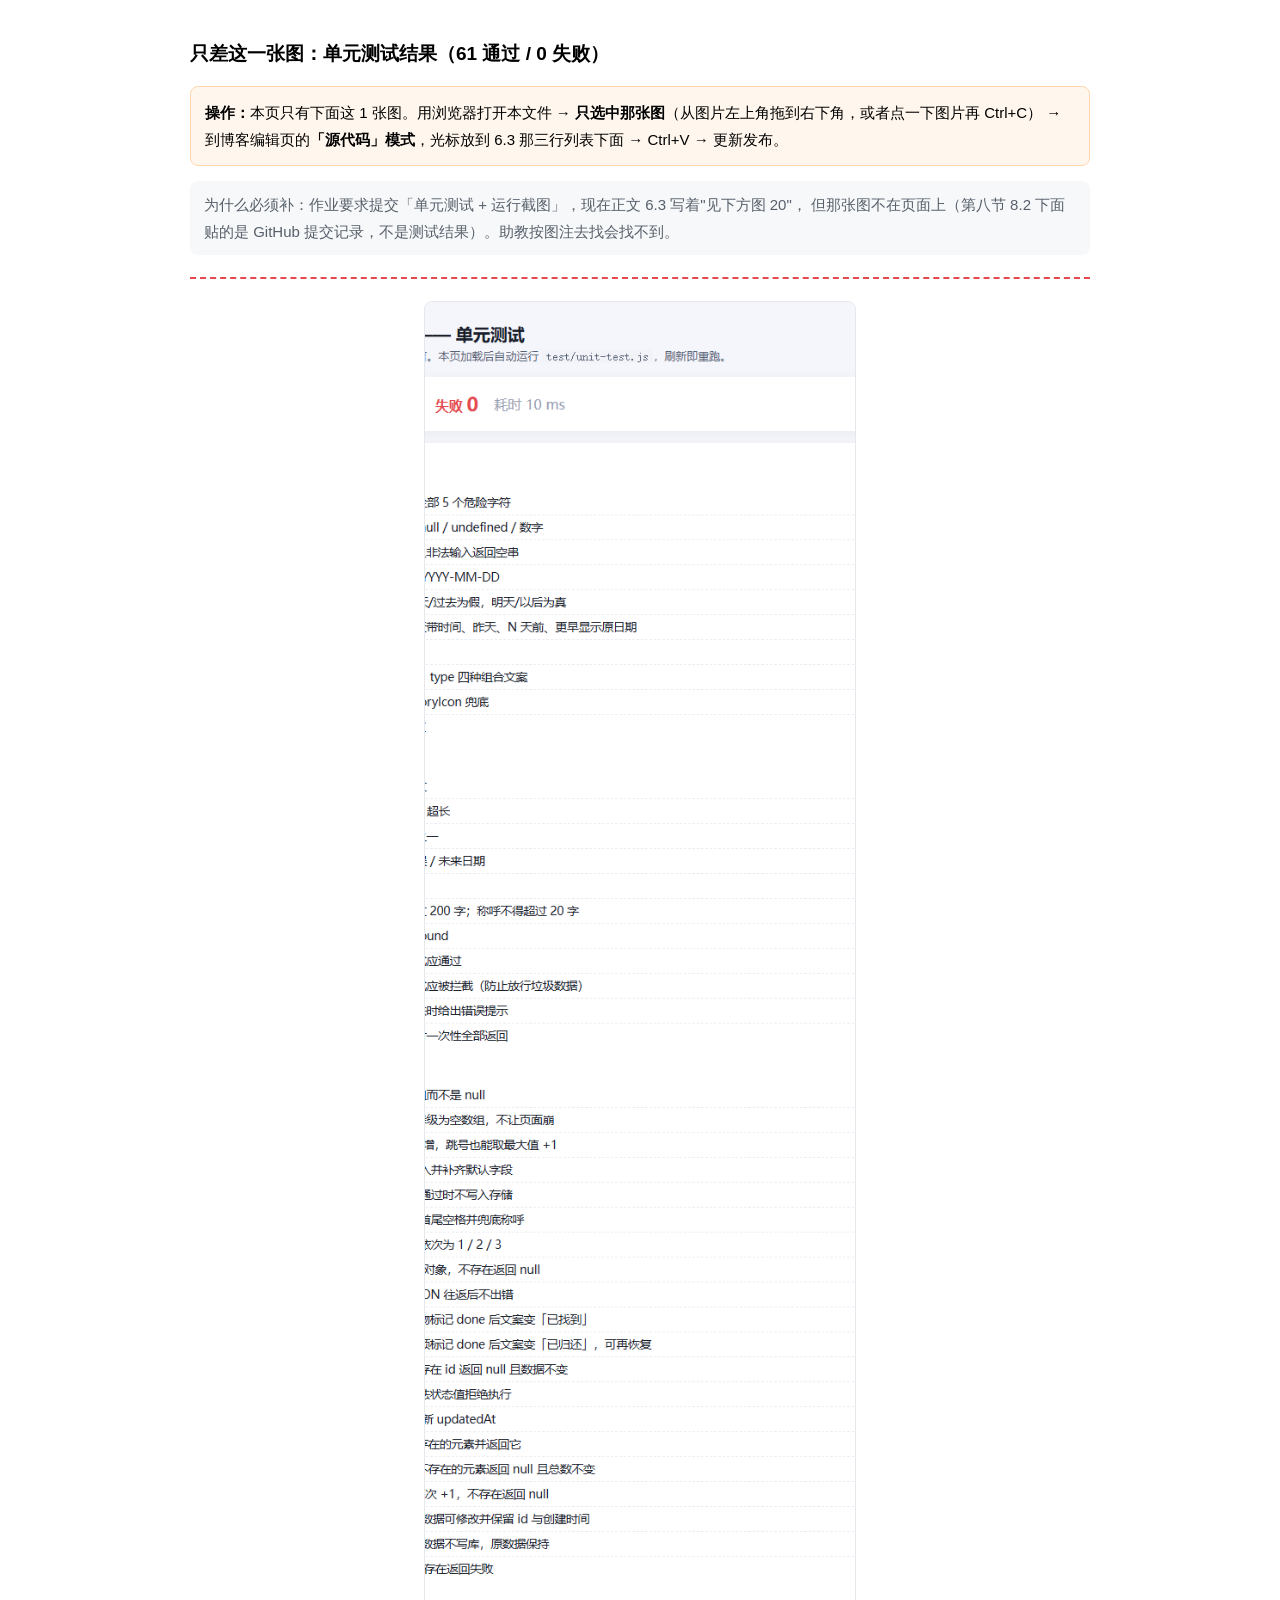
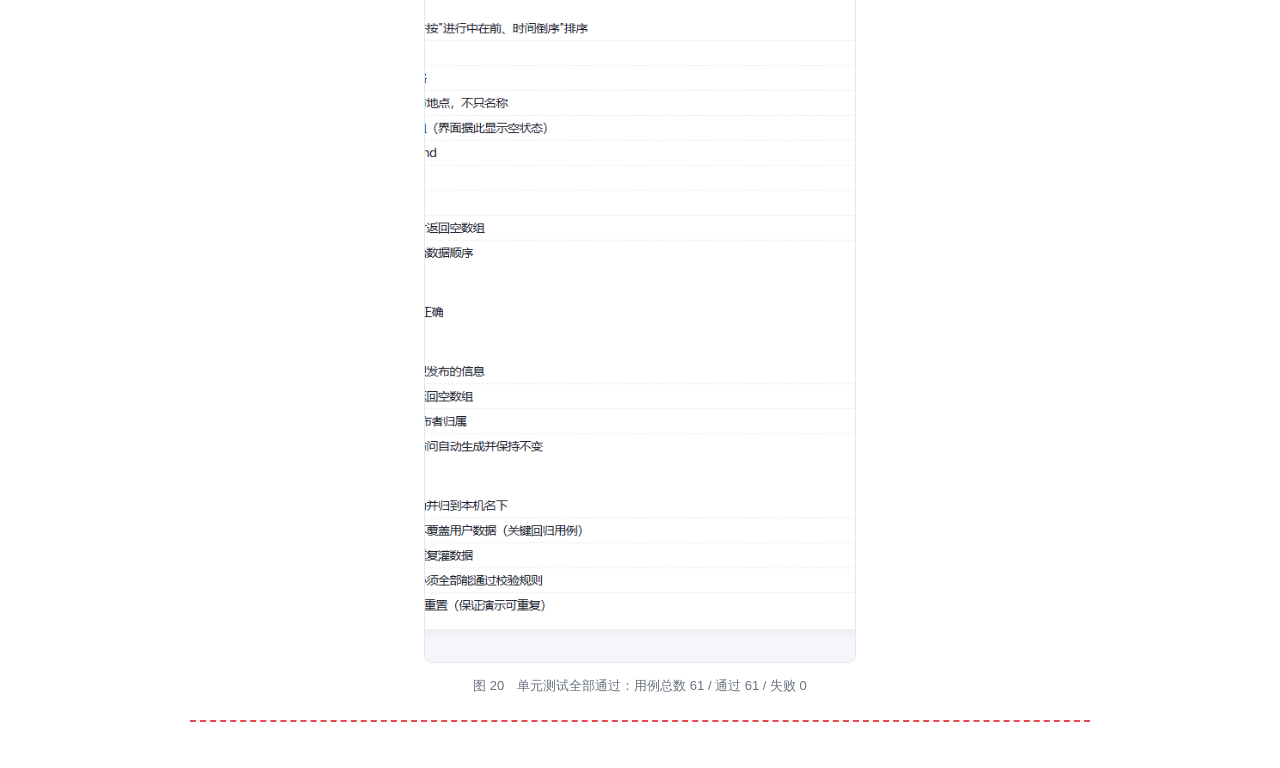
<file: docs/博客补丁（只差单元测试图）.html>
<!DOCTYPE html>
<html lang="zh-CN">
<head><meta charset="UTF-8"><title>只补这一张：单元测试 61 通过</title></head>
<body style="font-family:'Microsoft YaHei',Arial,sans-serif;font-size:15px;line-height:1.8;max-width:900px;margin:0 auto;padding:24px">

<h1 style="font-size:19px">只差这一张图：单元测试结果（61 通过 / 0 失败）</h1>

<p style="background:#fff7ed;border:1px solid #fed7aa;border-radius:8px;padding:12px 14px">
<strong>操作：</strong>本页只有下面这 1 张图。用浏览器打开本文件 → <strong>只选中那张图</strong>（从图片左上角拖到右下角，或者点一下图片再 Ctrl+C）
→ 到博客编辑页的<strong>「源代码」模式</strong>，光标放到 6.3 那三行列表下面 → Ctrl+V → 更新发布。
</p>

<p style="background:#f6f8fa;border-radius:8px;padding:10px 14px;color:#57606a">
为什么必须补：作业要求提交「单元测试 + 运行截图」，现在正文 6.3 写着"见下方图 20"，
但那张图不在页面上（第八节 8.2 下面贴的是 GitHub 提交记录，不是测试结果）。助教按图注去找会找不到。
</p>

<hr style="border:0;border-top:2px dashed #e5484d;margin:22px 0">

<p style="text-align:center;margin:16px 0">
<img src="[data-uri]" alt="unit-test-all-pass" style="max-width:430px;width:100%;border:1px solid #e5e7eb;border-radius:8px">
<br><span style="color:#6b7280;font-size:13px">图 20　单元测试全部通过：用例总数 61 / 通过 61 / 失败 0</span>
</p>

<hr style="border:0;border-top:2px dashed #e5484d;margin:22px 0">

</body>
</html>
</file>
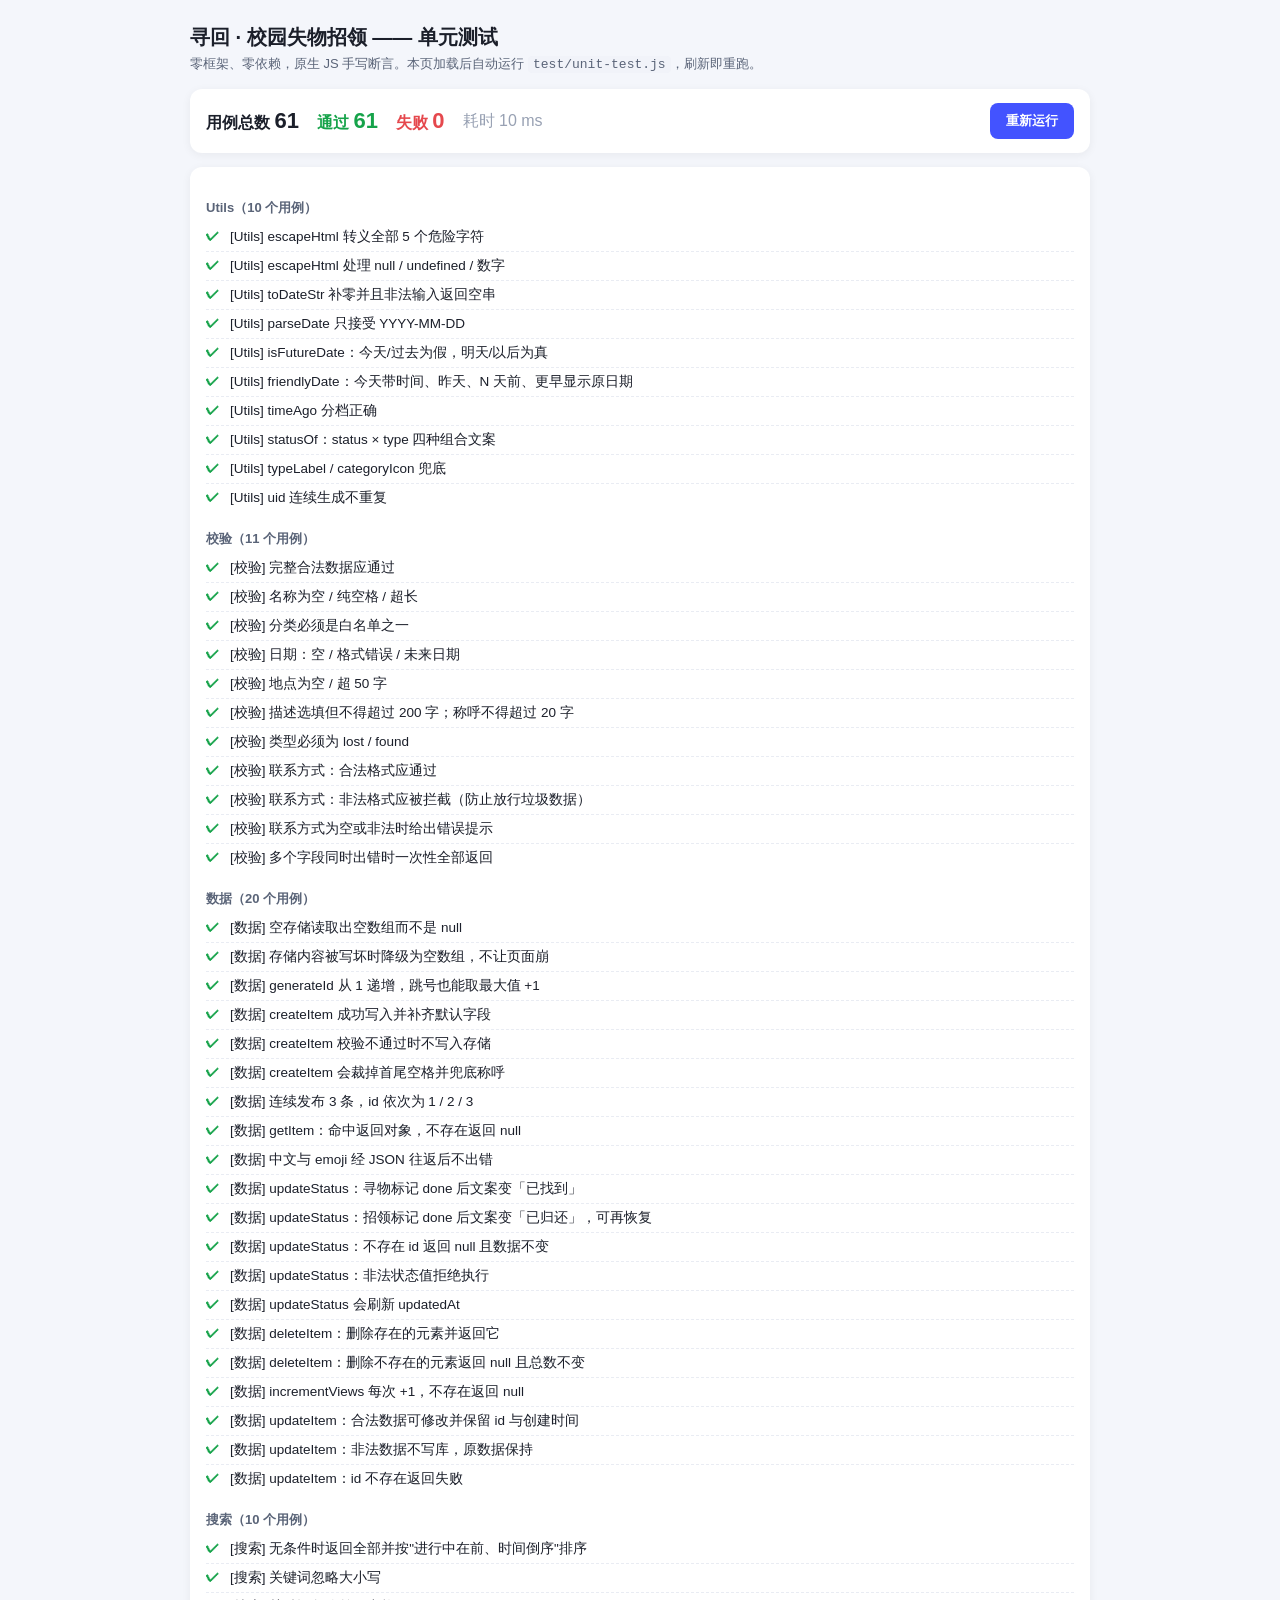
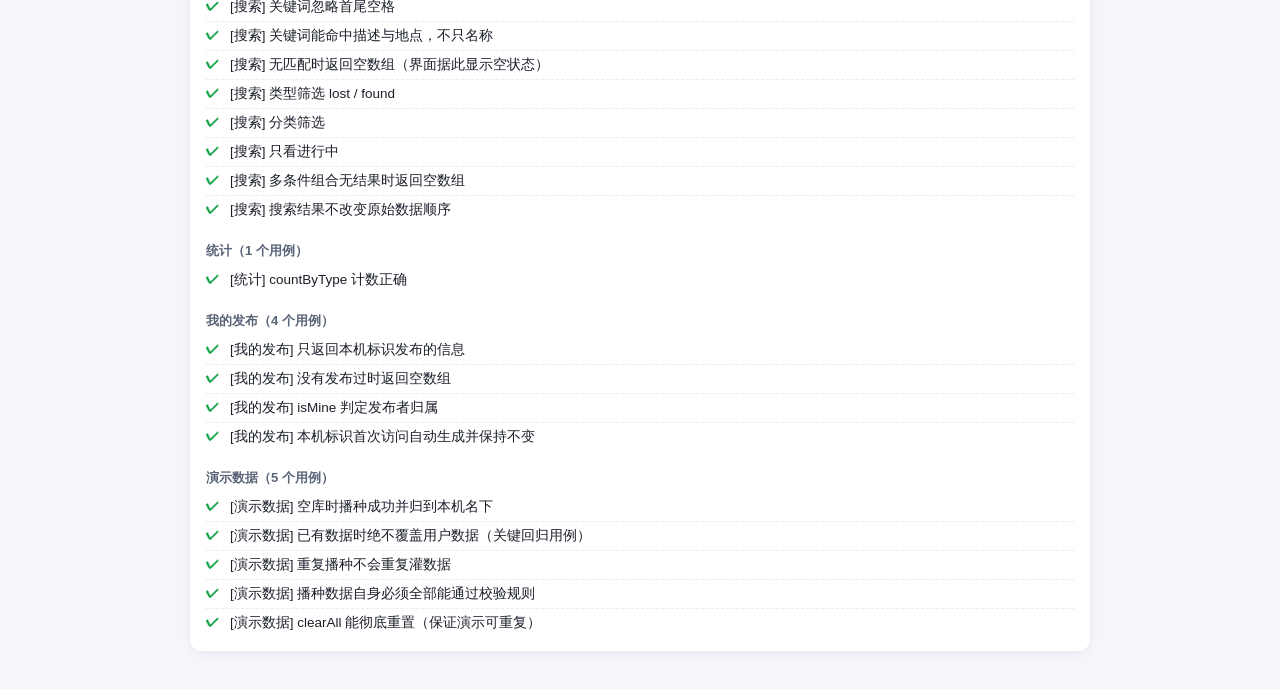
<file: test/test.html>
<!DOCTYPE html>
<html lang="zh-CN">
<head>
<meta charset="UTF-8">
<title>寻回 · 单元测试运行页</title>
<style>
  body { margin: 0; padding: 24px; background: #f4f6fb; color: #1b1f2a;
         font-family: -apple-system, "PingFang SC", "Microsoft YaHei", Arial, sans-serif; }
  .wrap { max-width: 900px; margin: 0 auto; }
  h1 { font-size: 20px; margin: 0 0 4px; }
  .sub { color: #5a6478; font-size: 13px; margin-bottom: 16px; }
  .panel { background: #fff; border-radius: 12px; padding: 14px 16px; margin-bottom: 14px;
           box-shadow: 0 2px 10px rgba(27,31,42,.06); }
  .bar { display: flex; gap: 18px; align-items: center; flex-wrap: wrap; font-weight: 600; }
  .bar .n { font-size: 22px; }
  .ok { color: #16a34a; } .bad { color: #e5484d; } .mute { color: #98a1b3; font-weight: 400; }
  ul { margin: 0; padding: 0; list-style: none; }
  li { padding: 5px 0 5px 24px; position: relative; font-size: 13.5px; border-bottom: 1px dashed #e9ecf3; }
  li:last-child { border-bottom: 0; }
  li::before { position: absolute; left: 0; }
  li.pass::before { content: '✔'; color: #16a34a; }
  li.fail::before { content: '✘'; color: #e5484d; }
  li.fail { color: #b42318; }
  .reason { display: block; color: #5a6478; font-size: 12.5px; padding-left: 2px; }
  .grp { margin: 18px 0 6px; font-weight: 700; color: #5a6478; font-size: 13px; }
  button { border: 0; border-radius: 8px; background: #4353ff; color: #fff;
           padding: 9px 16px; font-weight: 600; cursor: pointer; }
  code { background: #f1f3f9; padding: 1px 5px; border-radius: 4px; }
</style>
</head>
<body>
<div class="wrap">
  <h1>寻回 · 校园失物招领 —— 单元测试</h1>
  <div class="sub">零框架、零依赖，原生 JS 手写断言。本页加载后自动运行 <code>test/unit-test.js</code>，刷新即重跑。</div>

  <div class="panel">
    <div class="bar">
      <span>用例总数 <span class="n" id="nTotal">-</span></span>
      <span class="ok">通过 <span class="n" id="nPass">-</span></span>
      <span class="bad">失败 <span class="n" id="nFail">-</span></span>
      <span class="mute" id="nCost">-</span>
      <button id="btnRun" style="margin-left:auto">重新运行</button>
    </div>
  </div>

  <div class="panel" id="results"></div>
</div>

<!-- 被测代码：逻辑层与模板层 -->
<script src="../js/utils.js"></script>
<script src="../js/store.js"></script>
<script src="../js/view.js"></script>
<!-- 测试用例 -->
<script src="unit-test.js"></script>
<script>
(function () {
  var listEl = document.getElementById('results');

  /* 把 runTest 的 console 输出静默掉，改为在页面上按分组渲染，方便截图 */
  function render() {
    var realLog = console.log;
    console.log = function () {};
    var summary;
    try { summary = runTest({ quiet: true }); } finally { console.log = realLog; }

    document.getElementById('nTotal').textContent = summary.total;
    document.getElementById('nPass').textContent = summary.passed;
    document.getElementById('nFail').textContent = summary.failed;
    document.getElementById('nCost').textContent = '耗时 ' + summary.cost + ' ms';

    var failedNames = {};
    summary.failures.forEach(function (f) { failedNames[f.name] = f.error.message; });

    /* 按用例名前缀（[Utils] / [校验] / [数据] / [搜索] / …）分组显示 */
    var groups = {};
    LFTest.cases.forEach(function (c) {
      var m = /^\[([^\]]+)\]/.exec(c.name);
      var g = m ? m[1] : '其它';
      (groups[g] = groups[g] || []).push(c.name);
    });

    var html = '';
    Object.keys(groups).forEach(function (g) {
      html += '<div class="grp">' + g + '（' + groups[g].length + ' 个用例）</div><ul>';
      groups[g].forEach(function (name) {
        var bad = Object.prototype.hasOwnProperty.call(failedNames, name);
        html += '<li class="' + (bad ? 'fail' : 'pass') + '">' + escapeHtml(name) +
          (bad ? '<span class="reason">原因：' + escapeHtml(failedNames[name]) + '</span>' : '') + '</li>';
      });
      html += '</ul>';
    });
    listEl.innerHTML = html;
  }

  function escapeHtml(s) {
    return String(s).replace(/&/g, '&amp;').replace(/</g, '&lt;')
      .replace(/>/g, '&gt;').replace(/"/g, '&quot;');
  }

  document.getElementById('btnRun').addEventListener('click', render);
  render();
})();
</script>
</body>
</html>
</file>
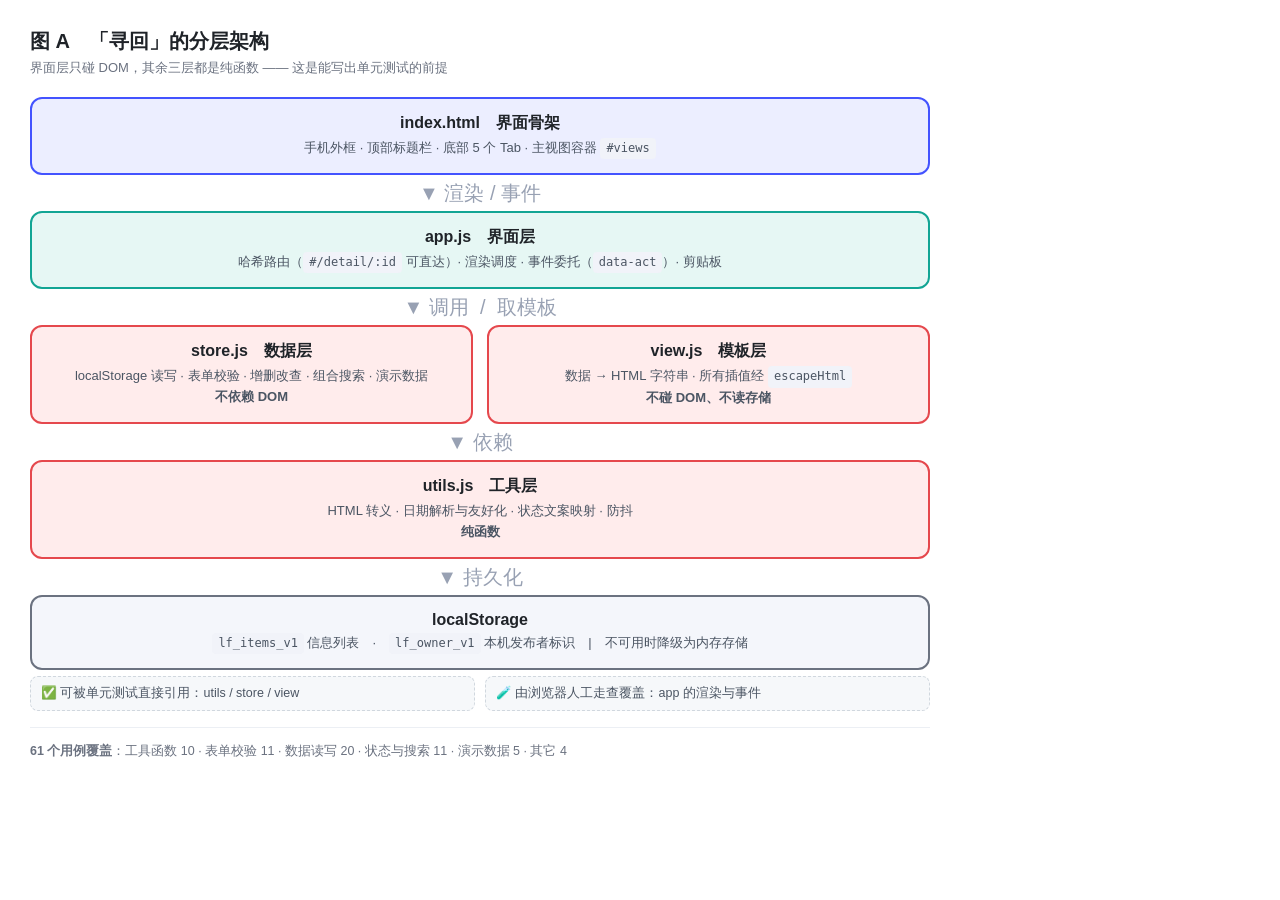
<file: docs/diagram-src/arch.html>
<!DOCTYPE html>
<html lang="zh-CN"><head><meta charset="UTF-8"><title>分层架构</title>
<style>
  body{margin:0;background:#fff;font-family:"Microsoft YaHei","PingFang SC",Arial,sans-serif;color:#1f2328}
  .wrap{width:900px;padding:28px 30px}
  h2{font-size:20px;margin:0 0 4px}
  .sub{color:#6b7280;font-size:13px;margin-bottom:20px}
  .box{border:2px solid #4353ff;border-radius:12px;background:#eceeff;padding:14px 18px;text-align:center}
  .box .t{font-weight:700;font-size:16px}
  .box .d{font-size:13px;color:#4b5563;margin-top:4px;line-height:1.6}
  .row{display:flex;gap:14px}
  .row .box{flex:1}
  .b2{border-color:#12a594;background:#e6f7f4}
  .b3{border-color:#e5484d;background:#ffecec}
  .b4{border-color:#6b7280;background:#f4f6fb}
  .arrow{text-align:center;color:#98a1b3;font-size:20px;line-height:1;margin:8px 0}
  .note{display:flex;gap:10px;margin-top:6px}
  .note .tag{flex:1;font-size:12.5px;color:#4b5563;background:#f6f8fa;border:1px dashed #d0d7de;border-radius:8px;padding:8px 10px}
  .legend{margin-top:16px;font-size:12.5px;color:#6b7280;border-top:1px solid #eceff4;padding-top:12px;line-height:1.8}
  .k{display:inline-block;background:#f1f3f9;border-radius:4px;padding:1px 6px;font-family:Consolas,monospace;font-size:12px}
</style></head>
<body><div class="wrap">
  <h2>图 A　「寻回」的分层架构</h2>
  <div class="sub">界面层只碰 DOM，其余三层都是纯函数 —— 这是能写出单元测试的前提</div>

  <div class="box">
    <div class="t">index.html　界面骨架</div>
    <div class="d">手机外框 · 顶部标题栏 · 底部 5 个 Tab · 主视图容器 <span class="k">#views</span></div>
  </div>
  <div class="arrow">▼ 渲染 / 事件</div>

  <div class="box b2">
    <div class="t">app.js　界面层</div>
    <div class="d">哈希路由（<span class="k">#/detail/:id</span> 可直达）· 渲染调度 · 事件委托（<span class="k">data-act</span>）· 剪贴板</div>
  </div>
  <div class="arrow">▼ 调用 &nbsp;/&nbsp; 取模板</div>

  <div class="row">
    <div class="box b3">
      <div class="t">store.js　数据层</div>
      <div class="d">localStorage 读写 · 表单校验 · 增删改查 · 组合搜索 · 演示数据<br><b>不依赖 DOM</b></div>
    </div>
    <div class="box b3">
      <div class="t">view.js　模板层</div>
      <div class="d">数据 → HTML 字符串 · 所有插值经 <span class="k">escapeHtml</span><br><b>不碰 DOM、不读存储</b></div>
    </div>
  </div>
  <div class="arrow">▼ 依赖</div>

  <div class="box b3">
    <div class="t">utils.js　工具层</div>
    <div class="d">HTML 转义 · 日期解析与友好化 · 状态文案映射 · 防抖<br><b>纯函数</b></div>
  </div>
  <div class="arrow">▼ 持久化</div>

  <div class="box b4">
    <div class="t">localStorage</div>
    <div class="d"><span class="k">lf_items_v1</span> 信息列表　·　<span class="k">lf_owner_v1</span> 本机发布者标识　|　不可用时降级为内存存储</div>
  </div>

  <div class="note">
    <div class="tag">✅ 可被单元测试直接引用：utils / store / view</div>
    <div class="tag">🧪 由浏览器人工走查覆盖：app 的渲染与事件</div>
  </div>

  <div class="legend">
    <b>61 个用例覆盖</b>：工具函数 10 · 表单校验 11 · 数据读写 20 · 状态与搜索 11 · 演示数据 5 · 其它 4
  </div>
</div></body></html>
</file>
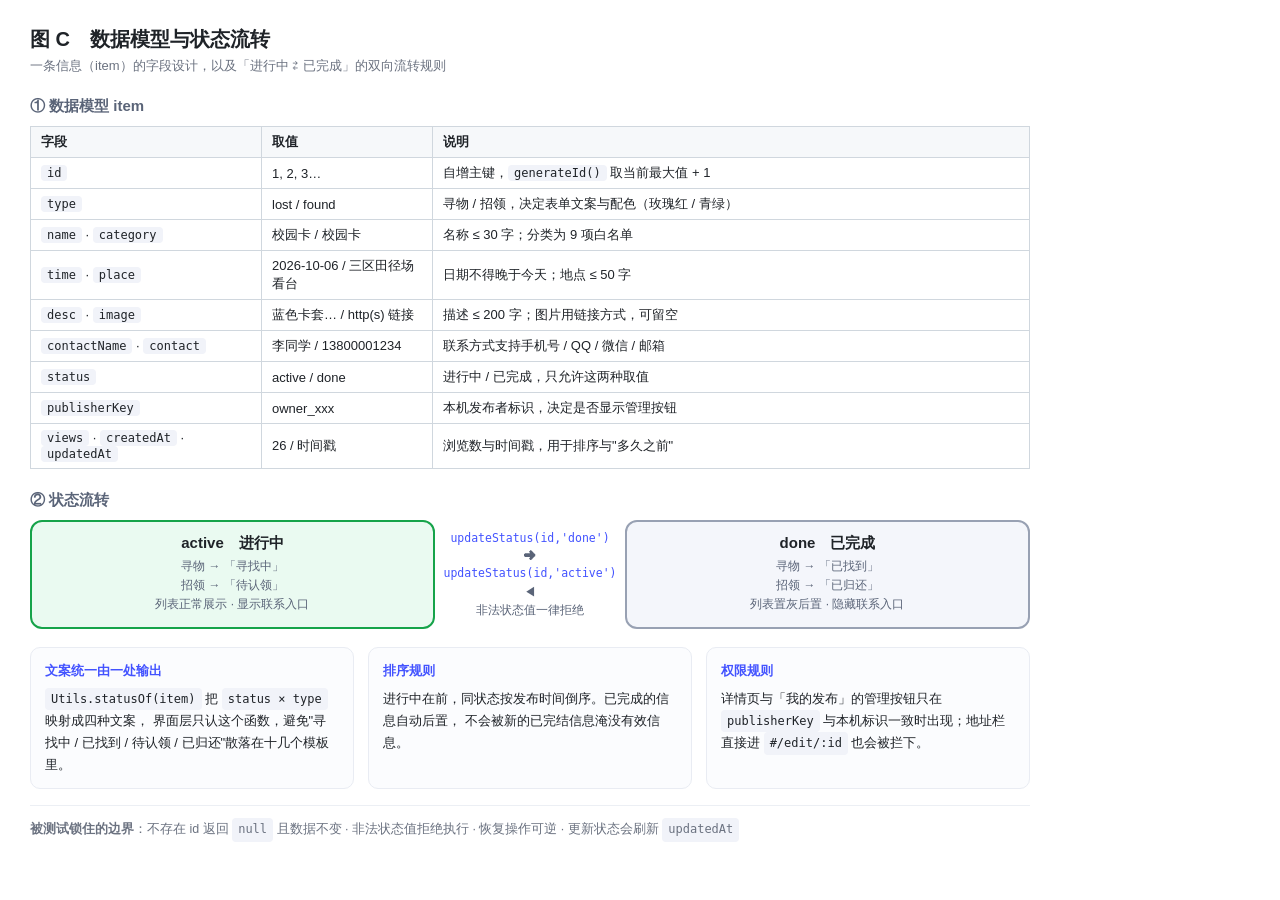
<file: docs/diagram-src/data.html>
<!DOCTYPE html>
<html lang="zh-CN"><head><meta charset="UTF-8"><title>数据模型与状态流转</title>
<style>
  body{margin:0;background:#fff;font-family:"Microsoft YaHei","PingFang SC",Arial,sans-serif;color:#1f2328}
  .wrap{width:1000px;padding:26px 30px}
  h2{font-size:20px;margin:0 0 4px}
  h3{font-size:15px;margin:22px 0 10px;color:#5a6478}
  .sub{color:#6b7280;font-size:13px;margin-bottom:16px}
  table{border-collapse:collapse;width:100%;font-size:13px}
  th{background:#f6f8fa;border:1px solid #d0d7de;padding:6px 10px;text-align:left}
  td{border:1px solid #d0d7de;padding:6px 10px}
  .k{display:inline-block;background:#f1f3f9;border-radius:4px;padding:1px 6px;font-family:Consolas,monospace;font-size:12px}
  .sm{color:#6b7280}
  .states{display:flex;align-items:center;gap:0;margin-top:6px}
  .st{flex:1;border:2px solid #16a34a;background:#eafaf1;border-radius:12px;padding:12px 14px;text-align:center}
  .st.done{border-color:#98a1b3;background:#f4f6fb}
  .st b{display:block;font-size:15px;margin-bottom:4px}
  .st small{color:#5a6478;font-size:12px;line-height:1.6;display:block}
  .mid{width:190px;text-align:center;color:#5a6478;font-size:12px;line-height:1.5}
  .mid .lbl{font-family:Consolas,monospace;color:#4353ff;font-size:11.5px}
  .txt{display:flex;gap:14px;margin-top:18px}
  .card{flex:1;border:1px solid #e9ecf3;border-radius:10px;padding:12px 14px;background:#fbfcfe;font-size:13px;line-height:1.7}
  .card b{display:block;margin-bottom:6px;color:#4353ff}
  .legend{margin-top:16px;font-size:12.5px;color:#6b7280;line-height:1.8;border-top:1px solid #eceff4;padding-top:12px}
</style></head>
<body><div class="wrap">
  <h2>图 C　数据模型与状态流转</h2>
  <div class="sub">一条信息（item）的字段设计，以及「进行中 ⇄ 已完成」的双向流转规则</div>

  <h3>① 数据模型 item</h3>
  <table>
    <tr><th style="width:210px">字段</th><th style="width:150px">取值</th><th>说明</th></tr>
    <tr><td><span class="k">id</span></td><td>1, 2, 3…</td><td>自增主键，<span class="k">generateId()</span> 取当前最大值 + 1</td></tr>
    <tr><td><span class="k">type</span></td><td>lost / found</td><td>寻物 / 招领，决定表单文案与配色（玫瑰红 / 青绿）</td></tr>
    <tr><td><span class="k">name</span> · <span class="k">category</span></td><td>校园卡 / 校园卡</td><td>名称 ≤ 30 字；分类为 9 项白名单</td></tr>
    <tr><td><span class="k">time</span> · <span class="k">place</span></td><td>2026-10-06 / 三区田径场看台</td><td>日期不得晚于今天；地点 ≤ 50 字</td></tr>
    <tr><td><span class="k">desc</span> · <span class="k">image</span></td><td>蓝色卡套… / http(s) 链接</td><td>描述 ≤ 200 字；图片用链接方式，可留空</td></tr>
    <tr><td><span class="k">contactName</span> · <span class="k">contact</span></td><td>李同学 / 13800001234</td><td>联系方式支持手机号 / QQ / 微信 / 邮箱</td></tr>
    <tr><td><span class="k">status</span></td><td>active / done</td><td>进行中 / 已完成，只允许这两种取值</td></tr>
    <tr><td><span class="k">publisherKey</span></td><td>owner_xxx</td><td>本机发布者标识，决定是否显示管理按钮</td></tr>
    <tr><td><span class="k">views</span> · <span class="k">createdAt</span> · <span class="k">updatedAt</span></td><td>26 / 时间戳</td><td>浏览数与时间戳，用于排序与"多久之前"</td></tr>
  </table>

  <h3>② 状态流转</h3>
  <div class="states">
    <div class="st">
      <b>active　进行中</b>
      <small>寻物 → 「寻找中」<br>招领 → 「待认领」<br>列表正常展示 · 显示联系入口</small>
    </div>
    <div class="mid">
      <div class="lbl">updateStatus(id,'done')</div>
      <div>➜</div>
      <div class="lbl">updateStatus(id,'active')</div>
      <div>◀</div>
      非法状态值一律拒绝
    </div>
    <div class="st done">
      <b>done　已完成</b>
      <small>寻物 → 「已找到」<br>招领 → 「已归还」<br>列表置灰后置 · 隐藏联系入口</small>
    </div>
  </div>

  <div class="txt">
    <div class="card"><b>文案统一由一处输出</b>
      <span class="k">Utils.statusOf(item)</span> 把 <span class="k">status × type</span> 映射成四种文案，
      界面层只认这个函数，避免"寻找中 / 已找到 / 待认领 / 已归还"散落在十几个模板里。
    </div>
    <div class="card"><b>排序规则</b>
      进行中在前，同状态按发布时间倒序。已完成的信息自动后置，
      不会被新的已完结信息淹没有效信息。
    </div>
    <div class="card"><b>权限规则</b>
      详情页与「我的发布」的管理按钮只在
      <span class="k">publisherKey</span> 与本机标识一致时出现；地址栏直接进
      <span class="k">#/edit/:id</span> 也会被拦下。
    </div>
  </div>

  <div class="legend">
    <b>被测试锁住的边界</b>：不存在 id 返回 <span class="k">null</span> 且数据不变 · 非法状态值拒绝执行 · 恢复操作可逆 · 更新状态会刷新 <span class="k">updatedAt</span>
  </div>
</div></body></html>
</file>
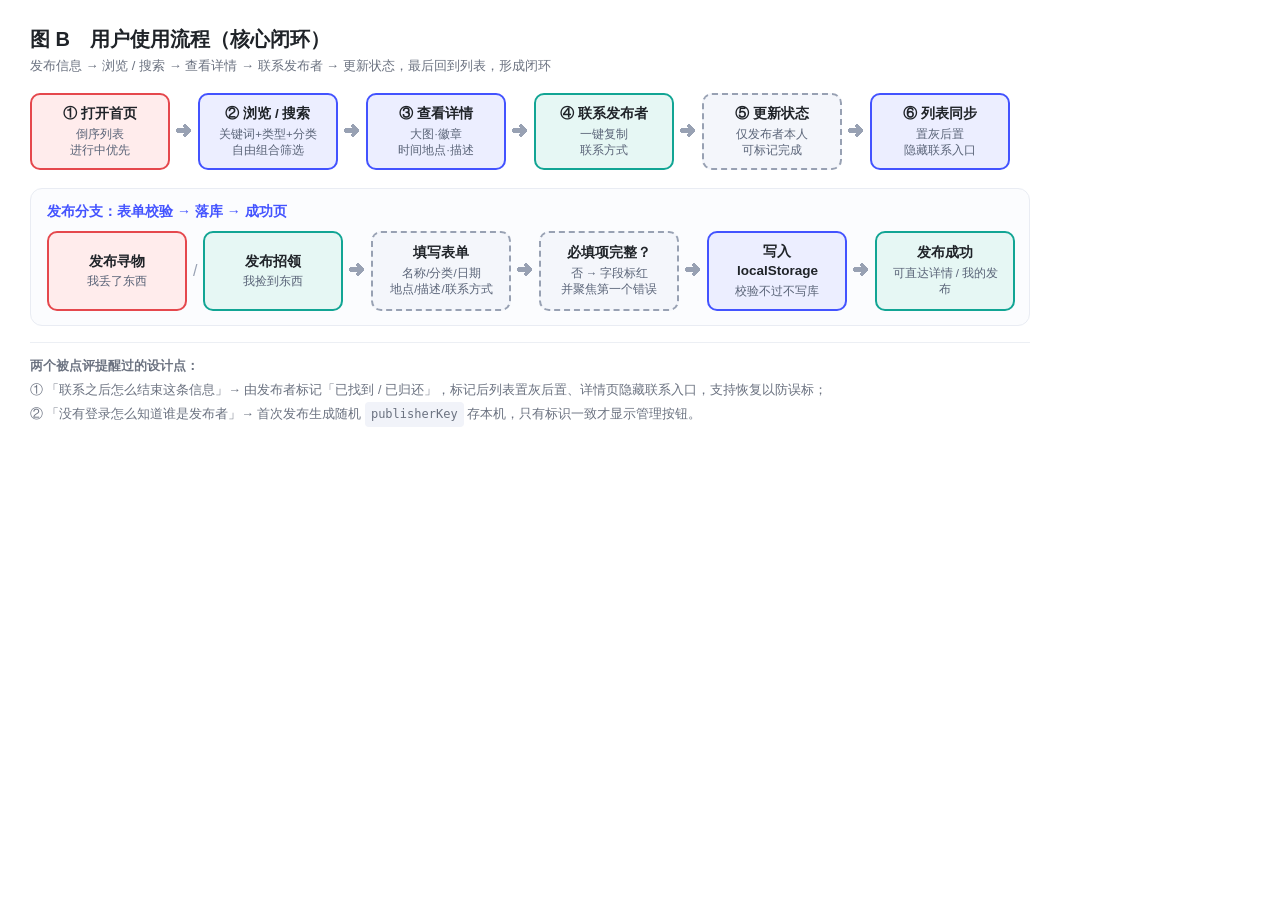
<file: docs/diagram-src/flow.html>
<!DOCTYPE html>
<html lang="zh-CN"><head><meta charset="UTF-8"><title>用户使用流程</title>
<style>
  body{margin:0;background:#fff;font-family:"Microsoft YaHei","PingFang SC",Arial,sans-serif;color:#1f2328}
  .wrap{width:1000px;padding:26px 30px}
  h2{font-size:20px;margin:0 0 4px}
  .sub{color:#6b7280;font-size:13px;margin-bottom:18px}
  .flow{display:flex;align-items:stretch;gap:0;flex-wrap:nowrap}
  .node{border:2px solid #4353ff;background:#eceeff;border-radius:10px;padding:10px 12px;
        min-width:112px;text-align:center;font-size:13px;line-height:1.4;display:flex;
        flex-direction:column;justify-content:center}
  .node b{display:block;font-size:13.5px;margin-bottom:2px}
  .node small{color:#5a6478;font-size:11.5px}
  .node.lost{border-color:#e5484d;background:#ffecec}
  .node.found{border-color:#12a594;background:#e6f7f4}
  .node.sys{border-color:#98a1b3;background:#f4f6fb;border-style:dashed}
  .arrow{display:flex;align-items:center;color:#98a1b3;font-size:16px;padding:0 6px}
  .band{margin-top:18px;border:1px solid #e9ecf3;border-radius:12px;padding:14px 16px;background:#fbfcfe}
  .band .bt{font-weight:700;font-size:14px;margin-bottom:10px;color:#4353ff}
  .band.found-band .bt{color:#12a594}
  .legend{margin-top:16px;font-size:12.5px;color:#6b7280;line-height:1.9;border-top:1px solid #eceff4;padding-top:12px}
  .k{display:inline-block;background:#f1f3f9;border-radius:4px;padding:1px 6px;font-family:Consolas,monospace;font-size:12px}
</style></head>
<body><div class="wrap">
  <h2>图 B　用户使用流程（核心闭环）</h2>
  <div class="sub">发布信息 → 浏览 / 搜索 → 查看详情 → 联系发布者 → 更新状态，最后回到列表，形成闭环</div>

  <div class="flow">
    <div class="node lost"><b>① 打开首页</b><small>倒序列表<br>进行中优先</small></div>
    <div class="arrow">➜</div>
    <div class="node"><b>② 浏览 / 搜索</b><small>关键词+类型+分类<br>自由组合筛选</small></div>
    <div class="arrow">➜</div>
    <div class="node"><b>③ 查看详情</b><small>大图·徽章<br>时间地点·描述</small></div>
    <div class="arrow">➜</div>
    <div class="node found"><b>④ 联系发布者</b><small>一键复制<br>联系方式</small></div>
    <div class="arrow">➜</div>
    <div class="node sys"><b>⑤ 更新状态</b><small>仅发布者本人<br>可标记完成</small></div>
    <div class="arrow">➜</div>
    <div class="node"><b>⑥ 列表同步</b><small>置灰后置<br>隐藏联系入口</small></div>
  </div>

  <div class="band">
    <div class="bt">发布分支：表单校验 → 落库 → 成功页</div>
    <div class="flow">
      <div class="node lost"><b>发布寻物</b><small>我丢了东西</small></div>
      <div class="arrow">/</div>
      <div class="node found"><b>发布招领</b><small>我捡到东西</small></div>
      <div class="arrow">➜</div>
      <div class="node sys"><b>填写表单</b><small>名称/分类/日期<br>地点/描述/联系方式</small></div>
      <div class="arrow">➜</div>
      <div class="node sys"><b>必填项完整？</b><small>否 → 字段标红<br>并聚焦第一个错误</small></div>
      <div class="arrow">➜</div>
      <div class="node"><b>写入 localStorage</b><small>校验不过不写库</small></div>
      <div class="arrow">➜</div>
      <div class="node found"><b>发布成功</b><small>可直达详情 / 我的发布</small></div>
    </div>
  </div>

  <div class="legend">
    <b>两个被点评提醒过的设计点：</b><br>
    ① 「联系之后怎么结束这条信息」→ 由发布者标记「已找到 / 已归还」，标记后列表置灰后置、详情页隐藏联系入口，支持恢复以防误标；<br>
    ② 「没有登录怎么知道谁是发布者」→ 首次发布生成随机 <span class="k">publisherKey</span> 存本机，只有标识一致才显示管理按钮。
  </div>
</div></body></html>
</file>
